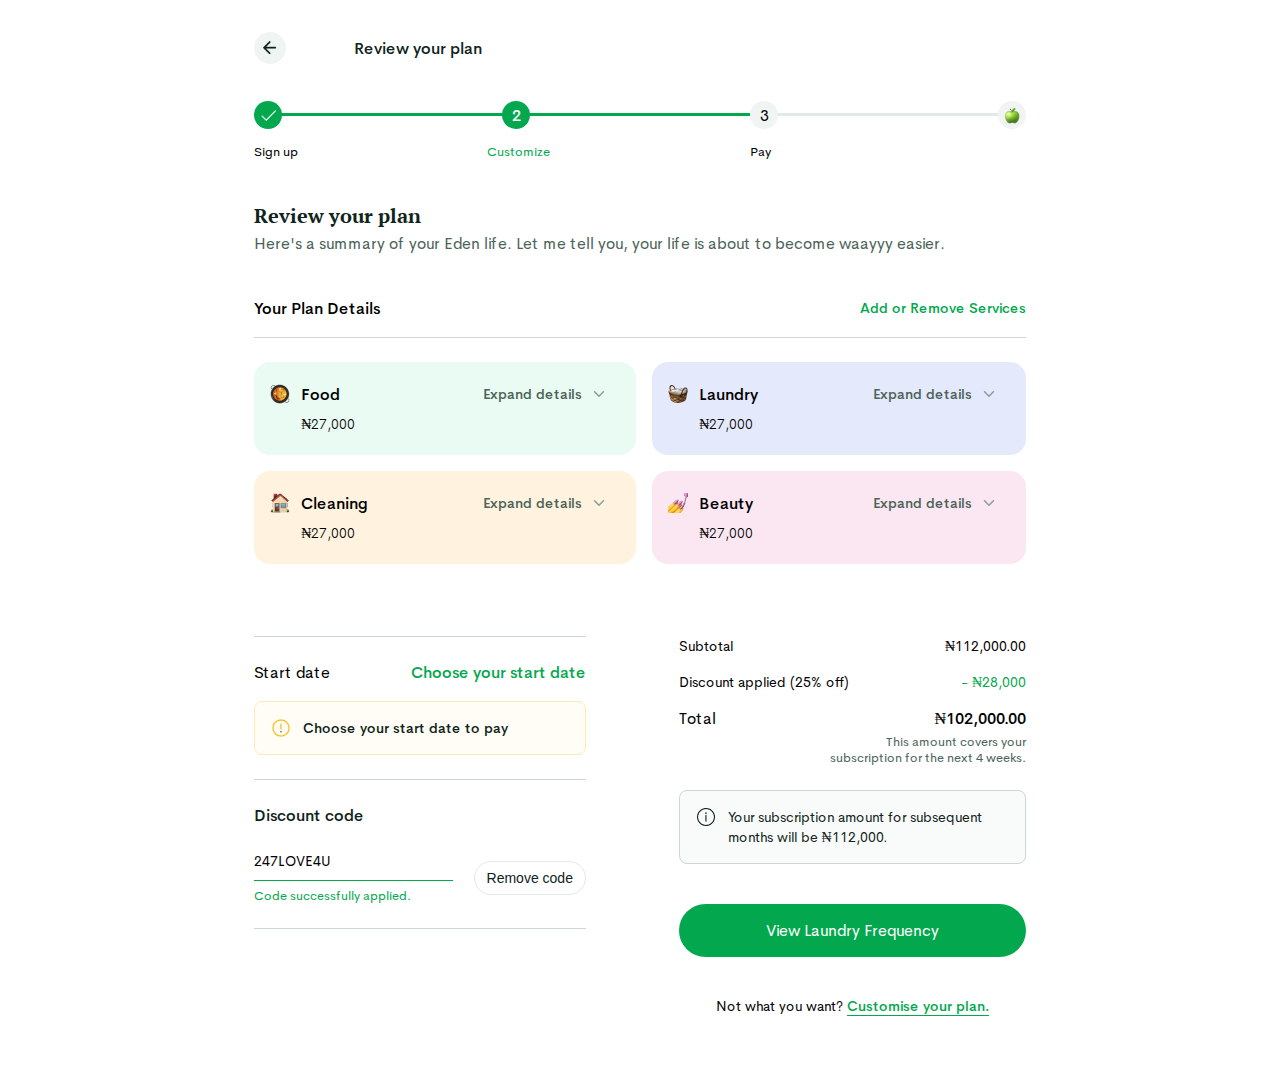
<file: index.html>
<!DOCTYPE html>
<html lang="en">
   <head>
        <meta charset="UTF-8">
        <meta name="viewport" content="width=device-width, initial-scale=1.0">
        <meta http-equiv="X-UA-Compatible" content="ie=edge" />
        <meta name="description" content="" /> 
        <link rel="stylesheet" href="./style.css" type="text/css"/>
        <title>Eden life</title> 
    </head>
    <body>
        <main id="home">
            <div class="home">
                <div class="top-wrap flex">
                    <button class="flex j-center back">
                        <img src="assets/icons/arrow-left.png" alt="" role="presentation" height="20" width="20"/>           
                    </button>
                    <p>Review your plan</p>
                </div>

                <ul class="home-timeline">
                    <li>
                        <span class="green-num">
                            <img src="assets/icons/check.svg" alt="Sign up completed" height="15" width="15"/>
                        </span><br>
                        <span class="text">Sign up</span>
                    </li>
                    <li>
                        <span class="green-num">2</span><br>
                        <span class="bold green-text text">Customize</span>
                    </li>
                    <li>
                        <span class="grey-num grey-num-3">3</span><br>
                        <span class="text">Pay</span>
                    </li>
                    <li>
                        <span class="grey-num grey-num-4">
                            <img src="assets/icons/apple.png" alt="" />
                        </span>
                    </li>
                </ul>

                <h1>Review your plan</h1>
                <p class="summary">Here's a summary of your Eden life. Let me tell you, your life is about to become waayyy easier. </p>
            
                <section aria-labelledby="plan-details">
                    <div class="flex j-between plan-details">
                        <h2 id="plan-details">Your Plan Details</h2>
                        <button>Add or Remove Services</button>
                    </div>

                    <div class="plan-wrapper">
                        <div class="plan green j-between">
                            <div>
                                <img src="assets/icons/food.png" alt="" role="presentation" />
                                <div>
                                    <p>Food</p>
                                    <p>₦27,000</p>
                                </div>
                            </div>

                            <button class="flex">Expand details
                                <img src="assets/icons/arrow-down.svg" alt="" role="presentation"/>
                            </button>
                        </div>
                        <div class="plan purple j-between">
                            <div>
                                <img src="assets/icons/laundry.png" alt="" role="presentation" />
                                <div>
                                    <p>Laundry</p>
                                    <p>₦27,000</p>
                                </div>
                            </div>

                            <button class="flex">Expand details
                                <img src="assets/icons/arrow-down.svg" alt="" role="presentation"/>
                            </button>
                        </div>
                        <div class="plan orange j-between">
                            <div>
                                <img src="assets/icons/cleaning.png" alt="" role="presentation" />
                                <div>
                                    <p>Cleaning</p>
                                    <p>₦27,000</p>
                                </div>
                            </div>

                            <button class="flex">Expand details
                                <img src="assets/icons/arrow-down.svg" alt="" role="presentation"/>
                            </button>
                        </div>
                        <div class="plan pink j-between">
                            <div>
                                <img src="assets/icons/beauty.png" alt="" role="presentation" />
                                <div>
                                    <p>Beauty</p>
                                    <p>₦27,000</p>
                                </div>
                            </div>

                            <button class="flex">Expand details
                                <img src="assets/icons/arrow-down.svg" alt="" role="presentation"/>
                            </button>
                        </div>
                    </div>
                </section>
                
                <div class="tablet-grid-1">
                    <div>
                        <section class="choose-date" aria-label="Choose your start date">
                            <div class="flex j-between choose-top">
                                <p>Start date</p>
                                <button>Choose your start date</button>
                            </div>
                        
                            <div class="alert-info flex">
                                <img src="assets/icons/alert.png" alt="" role="presentation" />
                                <p>Choose your start date to pay</p>
                            </div>
                        </section>

                        <section class="apply-discount" aria-label="apply-discount-code">
                            <h2 id="apply-discount-code">Discount code</h2>
                            <div class="j-between">
                                <div>
                                    <p>247LOVE4U</p>
                                    <p>Code successfully applied.</p>
                                </div>
                                <button>Remove code</button>
                            </div>
                        </section>
                    </div>
                        <section class="order-summary-wrap" aria-label="order summary">
                            <div class="order-summary">
                                <p class="flex j-between">
                                    <span>Subtotal</span>
                                    <span>₦112,000.00</span>
                                </p>
                                <p class="flex j-between">
                                    <span>Discount applied (25% off)</span>
                                    <span class="green-text">- ₦28,000</span>
                                </p>  
                                <p class="flex j-between total">
                                    <span>Total</span>
                                    <span class="bold">₦102,000.00</span>
                                </p>
                            </div> 
                            <p class="info">This amount covers your<br> subscription for the next 4 weeks.</p>    
                            
                            <div class="alert-info-dark">
                                <img src="assets/icons/alert-black.png" alt="" role="presentation" />
                                <p>Your subscription amount for subsequent months will be ₦112,000.</p>
                            </div>
                            <a class="view green-btn flex j-center" href="/profile-completed.html">View Laundry Frequency</a>

                            <p class="customize">Not what you want? <a class="green-text">Customise your plan.</a></p>
                        </section>
                </div>
            </div>
        </main>
        <script src="script.js"></script> 
    </body>
</html>
</file>
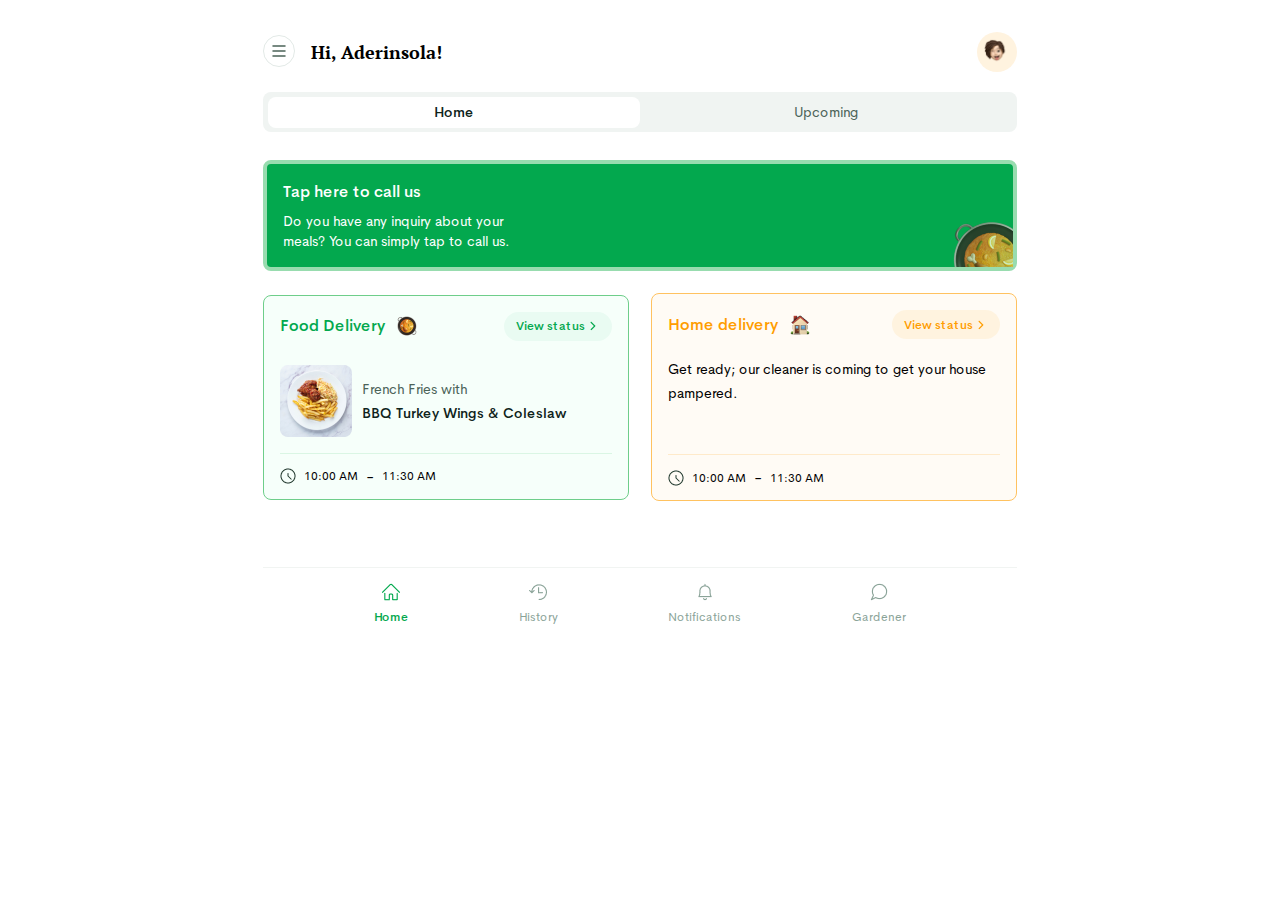
<file: home.html>
<!DOCTYPE html>
<html lang="en">
   <head>
        <meta charset="UTF-8">
        <meta name="viewport" content="width=device-width, initial-scale=1.0">
        <meta http-equiv="X-UA-Compatible" content="ie=edge" />
        <meta name="description" content="" /> 
        <link rel="stylesheet" href="./style.css" type="text/css"/>
        <title>Eden life</title> 
    </head>
    <body class="dashboard">
        <div class="dashboard-inner-wrapper">
            <heading>
                <div class="heading-top flex j-between">
                    <div class="flex">
                        <button>
                            <img src="assets/icons/hamburger.svg" alt="" role="presentation"/>
                        </button>
                        <h1>Hi, Aderinsola!</h1>
                    </div>
                    
                    <div class="avatar-wrap flex j-center">
                        <img src="assets/icons/avatar.png" alt="" role="presentation" width="30" height="30"/>
                    </div>
                </div>

                <div class="btn-wrapper">
                    <button class="active">Home</button>
                    <button>Upcoming</button>
                </div>
            </heading>
            <main>
                <section class="call-us" aria-labelledby="call-us">
                    <h2 id="call-us ">Tap here to call us</h2>
                    <p>Do you have any inquiry about your<br> meals? You can simply tap to call us.</p>
                    <img src="assets/images/food.png" alt="" role="presentation" />
                </section>
                <section class="food-and-cleaning" aria-labelled="your services">
                    <div class="food-delivery green box">
                        <div class="flex j-between">
                            <div class="flex">
                                <h2>Food Delivery</h2>
                                <img src="assets/icons/food.png" alt="" role="presentation" />
                            </div>
                            <button class="view-status flex bg-green view-food">View status
                                <img src="assets/icons/arrow-right-green.png" alt="" role="presentation" height="16" width="16"/>
                            </button>
                        </div>

                        <div class="flex food-details">
                            <img src="assets/images/food-on-tile.png" alt="French fries, BBQ turkey wings and coleslaw" />
                            <p>
                                <span>French Fries with</span><br>
                                <span>BBQ Turkey Wings & Coleslaw</span>
                            </p>
                        </div>
                        <p class="flex delivery">
                            <img src="assets/icons/clock.png" alt="" role="presentation" />
                            <time>10:00 AM</time> - <time> 11:30 AM</time>
                        </p>
                    </div>

                    <div class="cleaning orange box">
                        <div class="flex j-between">
                            <div class="flex">
                                <h2>Home delivery</h2>
                                <img src="assets/icons/cleaning.png" alt="" role="presentation" />
                            </div>
                            <button class="view-status flex bg-orange view-cleaning">View status
                                <img src="assets/icons/arrow-right-orange.png" alt="" role="presentation" height="16" width="16"/>
                            </button>
                        </div>

                        <p class="get-ready">Get ready; our cleaner is coming to get your house pampered.</p>
                        <p class="flex delivery orange-time">
                            <img src="assets/icons/clock.png" alt="" role="presentation" />
                            <time>10:00 AM</time> - <time> 11:30 AM</time>
                        </p>
                    </div>
                </section>
            </main>
            <nav>
                <ul>
                    <li>
                        <img src="assets/icons/nav-bar/Home.png" alt="" role="presentation" width="18" height="18"/>
                        <span class="green-text">Home</span>
                    </li>
                    <li>
                        <img src="assets/icons/nav-bar/History.png" alt="" role="presentation" width="18" height="18" />
                        <span>History</span>
                    </li>
                    <li>
                        <img src="assets/icons/nav-bar/notification-bell.png" alt="" role="presentation" width="18" height="18" />
                        <span>Notifications</span>
                    </li>
                    <li>
                        <img src="assets/icons/nav-bar/gardener.png" alt="" role="presentation" width="18" height="18" />
                        <span>Gardener</span>
                    </li>
                </ul>
            </nav> 
        </div>

        <!--MODALS--->
        <div class="overlay flex j-center food-overlay">
            <!--FOOD DELIVERY MODAL-->
            <div class="food-delivery-modal modal">
                <div class="flex j-between">
                    <p class="date">Mon, 08 Sep 2021</p>
                    <button class="flex j-center back close-food-btn">
                        <img src="assets/icons/close.png" alt="Close modal" />
                    </button>
                </div>

                <div class="flex order">
                    <img src="assets/icons/food-3.png" alt="" role="presentation" width="32" class="mr-2"/>
                    <div>
                        <p class="small-text">Order Status</p>
                        <p class="normal-text">Order has arrived</p>
                    </div>
                </div>

                <div class="address">
                    <p class="small-text">Delivery Address</p>
                    <p class="address-2">No 6B, Radiators Spring, Lightning Estate, Lagos, Nigeria.</p>
                </div>

               <div class="order-status half-done">
                    <p>
                        <span class="flex j-between">
                            <span class="normal-text">Order has arrived</span>
                            <time class="small-text">10:56 AM</time>
                        </span>
                        <span class="order-note">Your order has arrived at your location. Pick it up!</span>
                    </p>

                    <p>
                        <span class="flex j-between">
                            <span class="normal-text">Order on the way</span>
                            <time class="small-text">10:56 AM</time>
                        </span>
                        <span class="order-note">Your order has been dispatched and is on the way to you.</span>
                    </p>
               </div>
            </div>
        </div>

            <!--HOUSE CLEANING MODAL-->
        <div class="overlay flex j-center cleaning-overlay">
            <div class="cleaning-modal modal">
                <div class="flex j-between">
                    <p class="date">Mon, 08 Sep 2021</p>
                    <button class="flex j-center back close-cleaning-btn">
                        <img src="assets/icons/close.png" alt="Close modal" />
                    </button>
                </div>

                <div class="flex order">
                    <img src="assets/icons/cleaning-2.png" alt="" role="presentation" width="32" class="mr-2"/>
                    <div>
                        <p class="small-text">Order Status</p>
                        <p class="normal-text">Cleaning completed</p>
                    </div>
                </div>

                <div class="address">
                    <p class="small-text">Delivery Address</p>
                    <p class="address-2">No 6B, Radiators Spring, Lightning Estate, Lagos, Nigeria.</p>

                    <p class="small-text cleaner">Cleaner</p>
                    <p class="address-2">Kelechi Oguike</p>
                </div>


               <div class="order-status all-done">
                    <p>
                        <span class="flex j-between">
                            <span class="normal-text">Cleaning completed</span>
                            <time class="small-text">4:01 PM</time>
                        </span>
                        <span class="order-note green-text">Give feedback.</span>
                    </p>

                    <p>
                        <span class="flex j-between">
                            <span class="normal-text">Cleaning started</span>
                            <time class="small-text">2:35 PM</time>
                        </span>
                        <span class="order-note">Your cleaner has started cleaning.</span>
                    </p>

                    <p>
                        <span class="flex j-between">
                            <span class="normal-text">Cleaner has arrived</span>
                            <time class="small-text">2:26 PM</time>
                        </span>
                        <span class="order-note">Your cleaner has arrived at your location.</span>
                    </p>

                    <p>
                        <span class="flex j-between">
                            <span class="normal-text">Cleaner en route</span>
                            <time class="small-text">12:22 PM</time>
                        </span>
                        <span class="order-note">Your cleaner is on the way to your location!</span>
                    </p>
               </div>
            </div>
        </div>
        <script src="./script.js"></script> 
    </body>
</html>
</file>
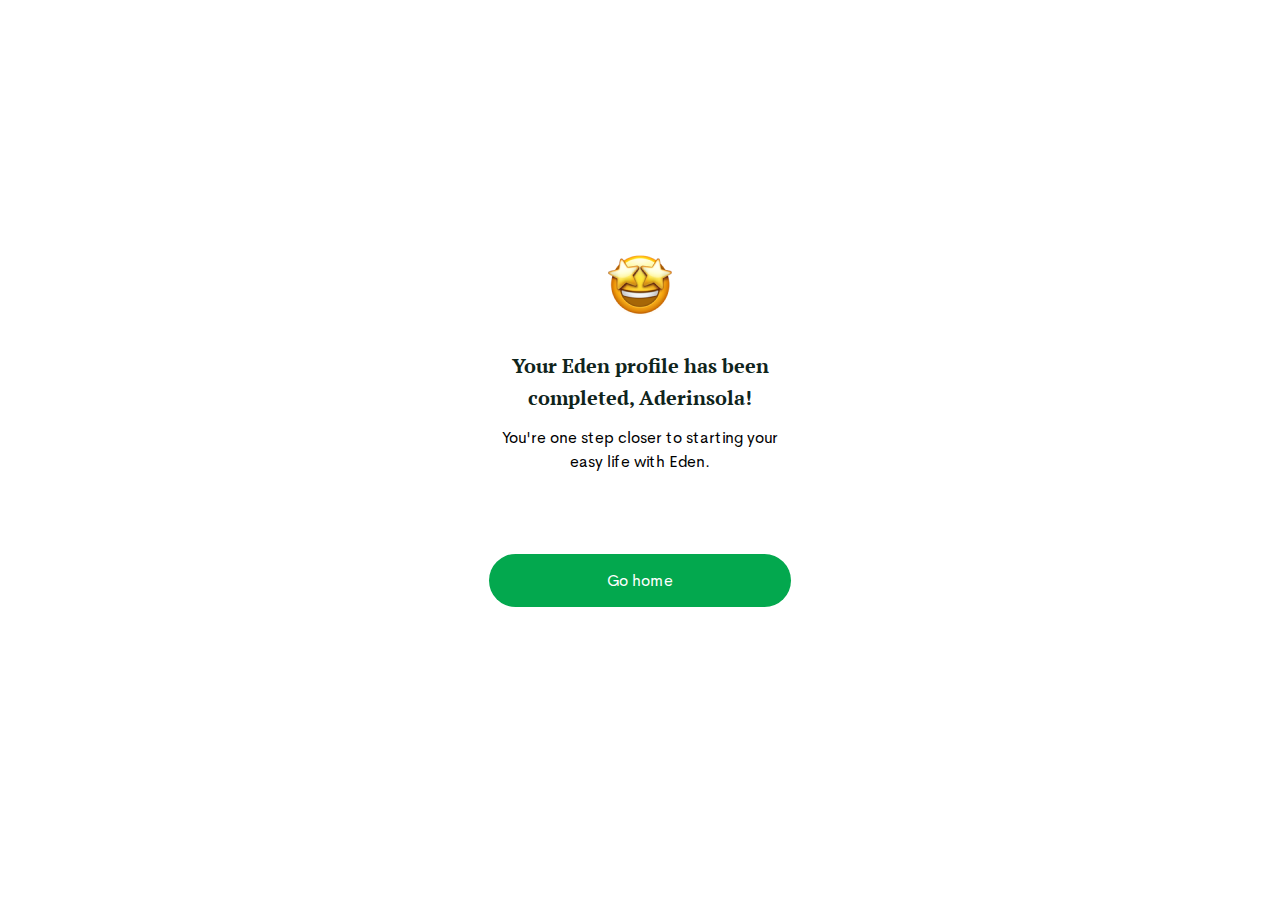
<file: profile-completed.html>
<!DOCTYPE html>
<html lang="en">
   <head>
        <meta charset="UTF-8">
        <meta name="viewport" content="width=device-width, initial-scale=1.0">
        <meta http-equiv="X-UA-Compatible" content="ie=edge" />
        <meta name="description" content="" /> 
        <link rel="stylesheet" href="./style.css" type="text/css"/>
        <title>Eden life</title> 
    </head>
    <body>
        <main class="profile-completed" aria-label="your eden profile is completed">
            <div class="confetti-wrap">
                <img src="assets/images/confetti-29.gif" alt="" role="presentation" class="confetti"/>
            </div>
           
            <div class="profile-inner">
                <img src="assets/icons/emoji.png" alt="" role="presentation" />
                <p class="title">Your Eden profile has been completed, Aderinsola!</p>
                <p class="sub-title">You're one step closer to starting your easy life with Eden.</p>
                <a class="green-btn go-home flex j-center" href="/home.html">Go home</a>
            </div>
        </main>
        <script src="./script.js"></script>
    </body>
</html>
</file>
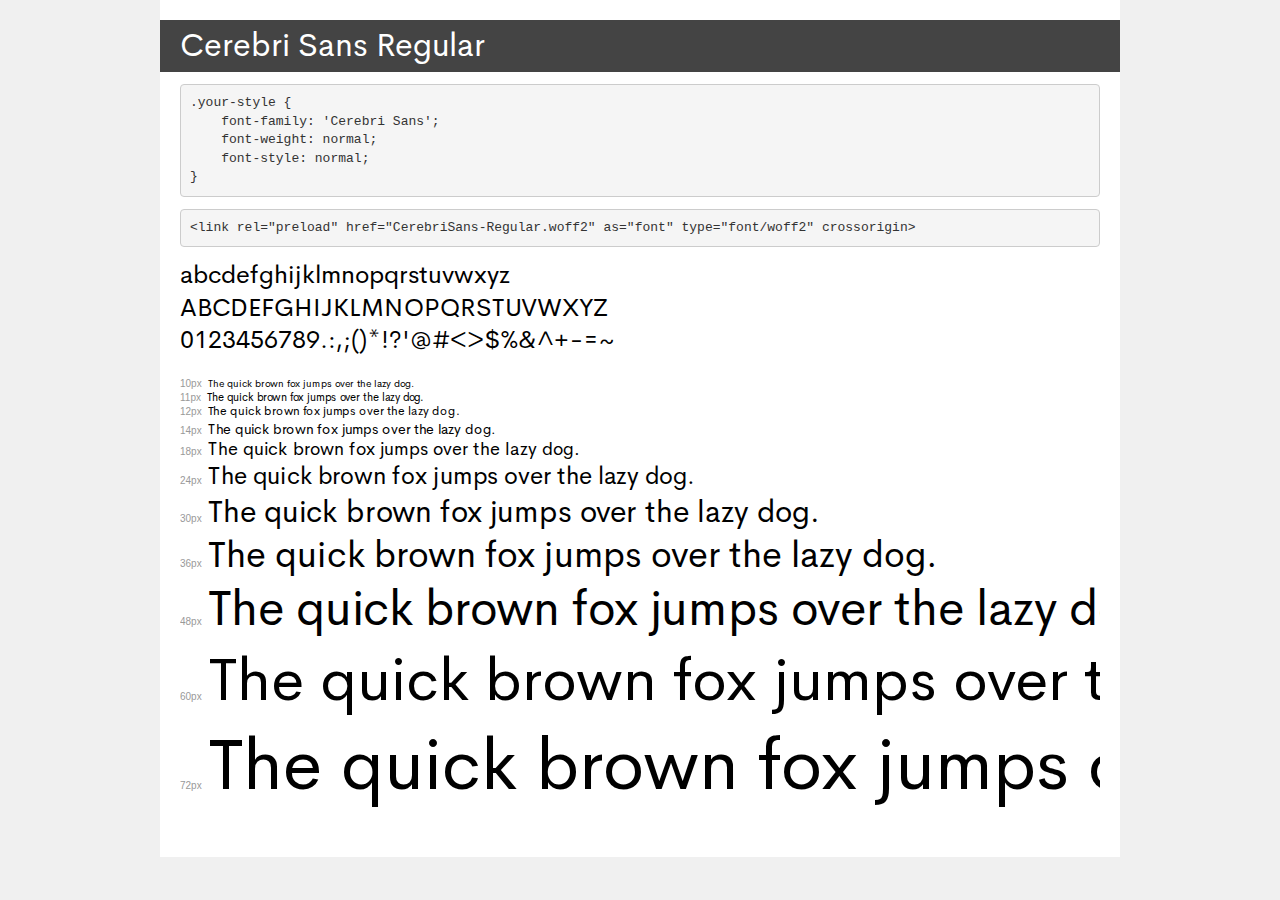
<file: assets/fonts/demo.html>
<!DOCTYPE html>
<html lang="en">
<head>
    <meta charset="utf-8">
    <meta http-equiv="X-UA-Compatible" content="IE=edge">
    <meta name="viewport" content="width=device-width, initial-scale=1">
    <meta name="robots" content="noindex, noarchive">
    <meta name="format-detection" content="telephone=no">
    <title>Transfonter demo</title>
    <link href="stylesheet.css" rel="stylesheet">
    <style>
        /*
        http://meyerweb.com/eric/tools/css/reset/
        v2.0 | 20110126
        License: none (public domain)
        */
        html, body, div, span, applet, object, iframe,
        h1, h2, h3, h4, h5, h6, p, blockquote, pre,
        a, abbr, acronym, address, big, cite, code,
        del, dfn, em, img, ins, kbd, q, s, samp,
        small, strike, strong, sub, sup, tt, var,
        b, u, i, center,
        dl, dt, dd, ol, ul, li,
        fieldset, form, label, legend,
        table, caption, tbody, tfoot, thead, tr, th, td,
        article, aside, canvas, details, embed,
        figure, figcaption, footer, header, hgroup,
        menu, nav, output, ruby, section, summary,
        time, mark, audio, video {
            margin: 0;
            padding: 0;
            border: 0;
            font-size: 100%;
            font: inherit;
            vertical-align: baseline;
        }
        /* HTML5 display-role reset for older browsers */
        article, aside, details, figcaption, figure,
        footer, header, hgroup, menu, nav, section {
            display: block;
        }
        body {
            line-height: 1;
        }
        ol, ul {
            list-style: none;
        }
        blockquote, q {
            quotes: none;
        }
        blockquote:before, blockquote:after,
        q:before, q:after {
            content: '';
            content: none;
        }
        table {
            border-collapse: collapse;
            border-spacing: 0;
        }
        /* demo styles */
        body {
            background: #f0f0f0;
            color: #000;
        }
        .page {
            background: #fff;
            width: 920px;
            margin: 0 auto;
            padding: 20px 20px 0 20px;
            overflow: hidden;
        }
        .font-container {
            overflow-x: auto;
            overflow-y: hidden;
            margin-bottom: 40px;
            line-height: 1.3;
            white-space: nowrap;
            padding-bottom: 5px;
        }
        h1 {
            position: relative;
            background: #444;
            font-size: 32px;
            color: #fff;
            padding: 10px 20px;
            margin: 0 -20px 12px -20px;
        }
        .letters {
            font-size: 25px;
            margin-bottom: 20px;
        }
        .s10:before {
            content: '10px';
        }
        .s11:before {
            content: '11px';
        }
        .s12:before {
            content: '12px';
        }
        .s14:before {
            content: '14px';
        }
        .s18:before {
            content: '18px';
        }
        .s24:before {
            content: '24px';
        }
        .s30:before {
            content: '30px';
        }
        .s36:before {
            content: '36px';
        }
        .s48:before {
            content: '48px';
        }
        .s60:before {
            content: '60px';
        }
        .s72:before {
            content: '72px';
        }
        .s10:before, .s11:before, .s12:before, .s14:before,
        .s18:before, .s24:before, .s30:before, .s36:before,
        .s48:before, .s60:before, .s72:before {
            font-family: Arial, sans-serif;
            font-size: 10px;
            font-weight: normal;
            font-style: normal;
            color: #999;
            padding-right: 6px;
        }
        pre {
            display: block;
            padding: 9px;
            margin: 0 0 12px;
            font-family: Monaco, Menlo, Consolas, "Courier New", monospace;
            font-size: 13px;
            line-height: 1.428571429;
            color: #333;
            font-weight: normal;
            font-style: normal;
            background-color: #f5f5f5;
            border: 1px solid #ccc;
            overflow-x: auto;
            border-radius: 4px;
        }
        /* responsive */
        @media (max-width: 959px) {
            .page {
                width: auto;
                margin: 0;
            }
        }
    </style>
</head>
<body>
<div class="page">
    <div class="demo">
        <h1 style="font-family: 'Cerebri Sans'; font-weight: normal; font-style: normal;">Cerebri Sans Regular</h1>
        <pre title="Usage">.your-style {
    font-family: 'Cerebri Sans';
    font-weight: normal;
    font-style: normal;
}</pre>
        <pre title="Preload (optional)">
&lt;link rel=&quot;preload&quot; href=&quot;CerebriSans-Regular.woff2&quot; as=&quot;font&quot; type=&quot;font/woff2&quot; crossorigin&gt;</pre>
        <div class="font-container" style="font-family: 'Cerebri Sans'; font-weight: normal; font-style: normal;">
            <p class="letters">
                abcdefghijklmnopqrstuvwxyz<br>
ABCDEFGHIJKLMNOPQRSTUVWXYZ<br>
                0123456789.:,;()*!?'@#&lt;&gt;$%&^+-=~
            </p>
            <p class="s10" style="font-size: 10px;">The quick brown fox jumps over the lazy dog.</p>
            <p class="s11" style="font-size: 11px;">The quick brown fox jumps over the lazy dog.</p>
            <p class="s12" style="font-size: 12px;">The quick brown fox jumps over the lazy dog.</p>
            <p class="s14" style="font-size: 14px;">The quick brown fox jumps over the lazy dog.</p>
            <p class="s18" style="font-size: 18px;">The quick brown fox jumps over the lazy dog.</p>
            <p class="s24" style="font-size: 24px;">The quick brown fox jumps over the lazy dog.</p>
            <p class="s30" style="font-size: 30px;">The quick brown fox jumps over the lazy dog.</p>
            <p class="s36" style="font-size: 36px;">The quick brown fox jumps over the lazy dog.</p>
            <p class="s48" style="font-size: 48px;">The quick brown fox jumps over the lazy dog.</p>
            <p class="s60" style="font-size: 60px;">The quick brown fox jumps over the lazy dog.</p>
            <p class="s72" style="font-size: 72px;">The quick brown fox jumps over the lazy dog.</p>
        </div>
    </div>

</div>
</body>
</html>
</file>
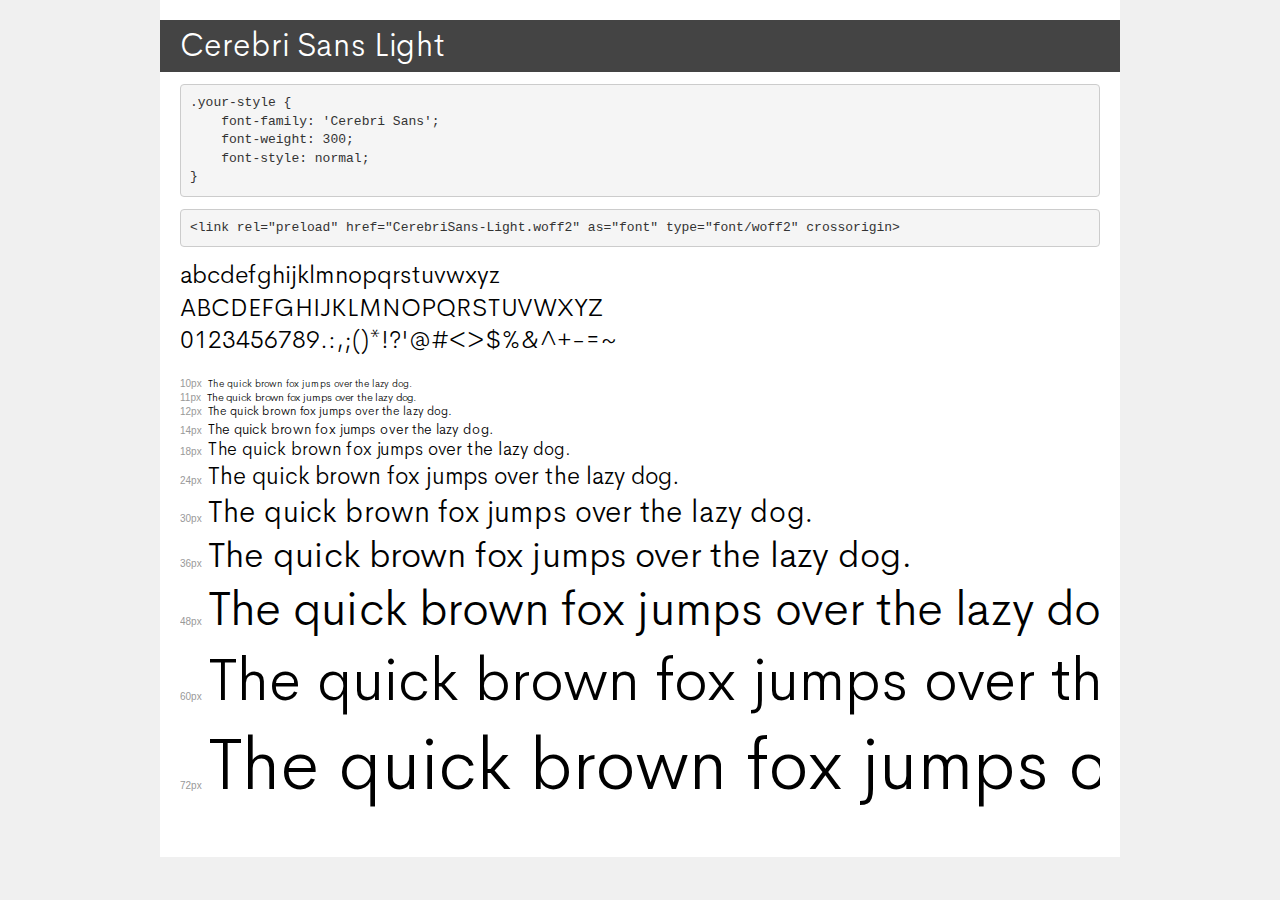
<file: assets/fonts/cerebri-light/demo.html>
<!DOCTYPE html>
<html lang="en">
<head>
    <meta charset="utf-8">
    <meta http-equiv="X-UA-Compatible" content="IE=edge">
    <meta name="viewport" content="width=device-width, initial-scale=1">
    <meta name="robots" content="noindex, noarchive">
    <meta name="format-detection" content="telephone=no">
    <title>Transfonter demo</title>
    <link href="stylesheet.css" rel="stylesheet">
    <style>
        /*
        http://meyerweb.com/eric/tools/css/reset/
        v2.0 | 20110126
        License: none (public domain)
        */
        html, body, div, span, applet, object, iframe,
        h1, h2, h3, h4, h5, h6, p, blockquote, pre,
        a, abbr, acronym, address, big, cite, code,
        del, dfn, em, img, ins, kbd, q, s, samp,
        small, strike, strong, sub, sup, tt, var,
        b, u, i, center,
        dl, dt, dd, ol, ul, li,
        fieldset, form, label, legend,
        table, caption, tbody, tfoot, thead, tr, th, td,
        article, aside, canvas, details, embed,
        figure, figcaption, footer, header, hgroup,
        menu, nav, output, ruby, section, summary,
        time, mark, audio, video {
            margin: 0;
            padding: 0;
            border: 0;
            font-size: 100%;
            font: inherit;
            vertical-align: baseline;
        }
        /* HTML5 display-role reset for older browsers */
        article, aside, details, figcaption, figure,
        footer, header, hgroup, menu, nav, section {
            display: block;
        }
        body {
            line-height: 1;
        }
        ol, ul {
            list-style: none;
        }
        blockquote, q {
            quotes: none;
        }
        blockquote:before, blockquote:after,
        q:before, q:after {
            content: '';
            content: none;
        }
        table {
            border-collapse: collapse;
            border-spacing: 0;
        }
        /* demo styles */
        body {
            background: #f0f0f0;
            color: #000;
        }
        .page {
            background: #fff;
            width: 920px;
            margin: 0 auto;
            padding: 20px 20px 0 20px;
            overflow: hidden;
        }
        .font-container {
            overflow-x: auto;
            overflow-y: hidden;
            margin-bottom: 40px;
            line-height: 1.3;
            white-space: nowrap;
            padding-bottom: 5px;
        }
        h1 {
            position: relative;
            background: #444;
            font-size: 32px;
            color: #fff;
            padding: 10px 20px;
            margin: 0 -20px 12px -20px;
        }
        .letters {
            font-size: 25px;
            margin-bottom: 20px;
        }
        .s10:before {
            content: '10px';
        }
        .s11:before {
            content: '11px';
        }
        .s12:before {
            content: '12px';
        }
        .s14:before {
            content: '14px';
        }
        .s18:before {
            content: '18px';
        }
        .s24:before {
            content: '24px';
        }
        .s30:before {
            content: '30px';
        }
        .s36:before {
            content: '36px';
        }
        .s48:before {
            content: '48px';
        }
        .s60:before {
            content: '60px';
        }
        .s72:before {
            content: '72px';
        }
        .s10:before, .s11:before, .s12:before, .s14:before,
        .s18:before, .s24:before, .s30:before, .s36:before,
        .s48:before, .s60:before, .s72:before {
            font-family: Arial, sans-serif;
            font-size: 10px;
            font-weight: normal;
            font-style: normal;
            color: #999;
            padding-right: 6px;
        }
        pre {
            display: block;
            padding: 9px;
            margin: 0 0 12px;
            font-family: Monaco, Menlo, Consolas, "Courier New", monospace;
            font-size: 13px;
            line-height: 1.428571429;
            color: #333;
            font-weight: normal;
            font-style: normal;
            background-color: #f5f5f5;
            border: 1px solid #ccc;
            overflow-x: auto;
            border-radius: 4px;
        }
        /* responsive */
        @media (max-width: 959px) {
            .page {
                width: auto;
                margin: 0;
            }
        }
    </style>
</head>
<body>
<div class="page">
    <div class="demo">
        <h1 style="font-family: 'Cerebri Sans'; font-weight: 300; font-style: normal;">Cerebri Sans Light</h1>
        <pre title="Usage">.your-style {
    font-family: 'Cerebri Sans';
    font-weight: 300;
    font-style: normal;
}</pre>
        <pre title="Preload (optional)">
&lt;link rel=&quot;preload&quot; href=&quot;CerebriSans-Light.woff2&quot; as=&quot;font&quot; type=&quot;font/woff2&quot; crossorigin&gt;</pre>
        <div class="font-container" style="font-family: 'Cerebri Sans'; font-weight: 300; font-style: normal;">
            <p class="letters">
                abcdefghijklmnopqrstuvwxyz<br>
ABCDEFGHIJKLMNOPQRSTUVWXYZ<br>
                0123456789.:,;()*!?'@#&lt;&gt;$%&^+-=~
            </p>
            <p class="s10" style="font-size: 10px;">The quick brown fox jumps over the lazy dog.</p>
            <p class="s11" style="font-size: 11px;">The quick brown fox jumps over the lazy dog.</p>
            <p class="s12" style="font-size: 12px;">The quick brown fox jumps over the lazy dog.</p>
            <p class="s14" style="font-size: 14px;">The quick brown fox jumps over the lazy dog.</p>
            <p class="s18" style="font-size: 18px;">The quick brown fox jumps over the lazy dog.</p>
            <p class="s24" style="font-size: 24px;">The quick brown fox jumps over the lazy dog.</p>
            <p class="s30" style="font-size: 30px;">The quick brown fox jumps over the lazy dog.</p>
            <p class="s36" style="font-size: 36px;">The quick brown fox jumps over the lazy dog.</p>
            <p class="s48" style="font-size: 48px;">The quick brown fox jumps over the lazy dog.</p>
            <p class="s60" style="font-size: 60px;">The quick brown fox jumps over the lazy dog.</p>
            <p class="s72" style="font-size: 72px;">The quick brown fox jumps over the lazy dog.</p>
        </div>
    </div>

</div>
</body>
</html>
</file>
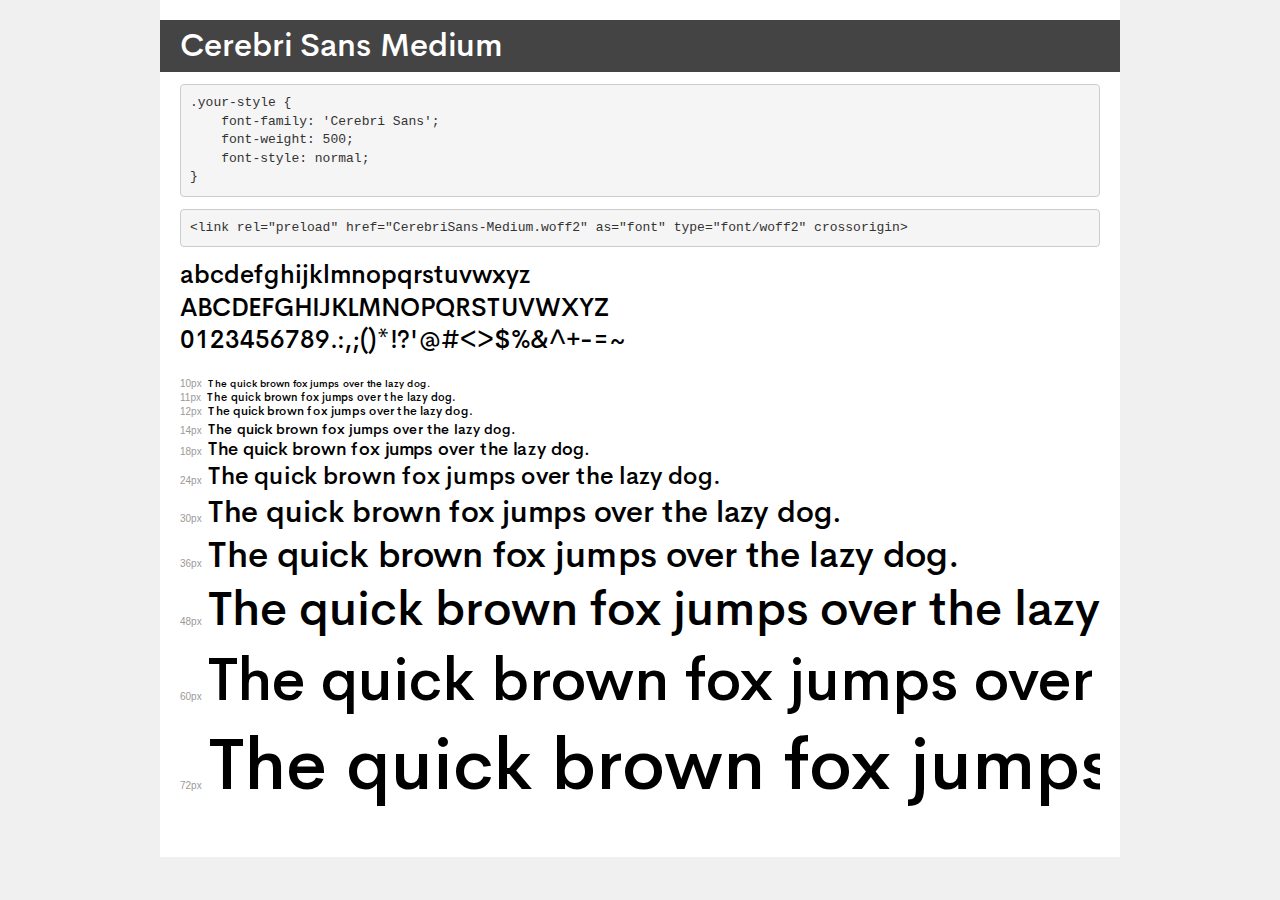
<file: assets/fonts/cerebri-medium/demo.html>
<!DOCTYPE html>
<html lang="en">
<head>
    <meta charset="utf-8">
    <meta http-equiv="X-UA-Compatible" content="IE=edge">
    <meta name="viewport" content="width=device-width, initial-scale=1">
    <meta name="robots" content="noindex, noarchive">
    <meta name="format-detection" content="telephone=no">
    <title>Transfonter demo</title>
    <link href="stylesheet.css" rel="stylesheet">
    <style>
        /*
        http://meyerweb.com/eric/tools/css/reset/
        v2.0 | 20110126
        License: none (public domain)
        */
        html, body, div, span, applet, object, iframe,
        h1, h2, h3, h4, h5, h6, p, blockquote, pre,
        a, abbr, acronym, address, big, cite, code,
        del, dfn, em, img, ins, kbd, q, s, samp,
        small, strike, strong, sub, sup, tt, var,
        b, u, i, center,
        dl, dt, dd, ol, ul, li,
        fieldset, form, label, legend,
        table, caption, tbody, tfoot, thead, tr, th, td,
        article, aside, canvas, details, embed,
        figure, figcaption, footer, header, hgroup,
        menu, nav, output, ruby, section, summary,
        time, mark, audio, video {
            margin: 0;
            padding: 0;
            border: 0;
            font-size: 100%;
            font: inherit;
            vertical-align: baseline;
        }
        /* HTML5 display-role reset for older browsers */
        article, aside, details, figcaption, figure,
        footer, header, hgroup, menu, nav, section {
            display: block;
        }
        body {
            line-height: 1;
        }
        ol, ul {
            list-style: none;
        }
        blockquote, q {
            quotes: none;
        }
        blockquote:before, blockquote:after,
        q:before, q:after {
            content: '';
            content: none;
        }
        table {
            border-collapse: collapse;
            border-spacing: 0;
        }
        /* demo styles */
        body {
            background: #f0f0f0;
            color: #000;
        }
        .page {
            background: #fff;
            width: 920px;
            margin: 0 auto;
            padding: 20px 20px 0 20px;
            overflow: hidden;
        }
        .font-container {
            overflow-x: auto;
            overflow-y: hidden;
            margin-bottom: 40px;
            line-height: 1.3;
            white-space: nowrap;
            padding-bottom: 5px;
        }
        h1 {
            position: relative;
            background: #444;
            font-size: 32px;
            color: #fff;
            padding: 10px 20px;
            margin: 0 -20px 12px -20px;
        }
        .letters {
            font-size: 25px;
            margin-bottom: 20px;
        }
        .s10:before {
            content: '10px';
        }
        .s11:before {
            content: '11px';
        }
        .s12:before {
            content: '12px';
        }
        .s14:before {
            content: '14px';
        }
        .s18:before {
            content: '18px';
        }
        .s24:before {
            content: '24px';
        }
        .s30:before {
            content: '30px';
        }
        .s36:before {
            content: '36px';
        }
        .s48:before {
            content: '48px';
        }
        .s60:before {
            content: '60px';
        }
        .s72:before {
            content: '72px';
        }
        .s10:before, .s11:before, .s12:before, .s14:before,
        .s18:before, .s24:before, .s30:before, .s36:before,
        .s48:before, .s60:before, .s72:before {
            font-family: Arial, sans-serif;
            font-size: 10px;
            font-weight: normal;
            font-style: normal;
            color: #999;
            padding-right: 6px;
        }
        pre {
            display: block;
            padding: 9px;
            margin: 0 0 12px;
            font-family: Monaco, Menlo, Consolas, "Courier New", monospace;
            font-size: 13px;
            line-height: 1.428571429;
            color: #333;
            font-weight: normal;
            font-style: normal;
            background-color: #f5f5f5;
            border: 1px solid #ccc;
            overflow-x: auto;
            border-radius: 4px;
        }
        /* responsive */
        @media (max-width: 959px) {
            .page {
                width: auto;
                margin: 0;
            }
        }
    </style>
</head>
<body>
<div class="page">
    <div class="demo">
        <h1 style="font-family: 'Cerebri Sans'; font-weight: 500; font-style: normal;">Cerebri Sans Medium</h1>
        <pre title="Usage">.your-style {
    font-family: 'Cerebri Sans';
    font-weight: 500;
    font-style: normal;
}</pre>
        <pre title="Preload (optional)">
&lt;link rel=&quot;preload&quot; href=&quot;CerebriSans-Medium.woff2&quot; as=&quot;font&quot; type=&quot;font/woff2&quot; crossorigin&gt;</pre>
        <div class="font-container" style="font-family: 'Cerebri Sans'; font-weight: 500; font-style: normal;">
            <p class="letters">
                abcdefghijklmnopqrstuvwxyz<br>
ABCDEFGHIJKLMNOPQRSTUVWXYZ<br>
                0123456789.:,;()*!?'@#&lt;&gt;$%&^+-=~
            </p>
            <p class="s10" style="font-size: 10px;">The quick brown fox jumps over the lazy dog.</p>
            <p class="s11" style="font-size: 11px;">The quick brown fox jumps over the lazy dog.</p>
            <p class="s12" style="font-size: 12px;">The quick brown fox jumps over the lazy dog.</p>
            <p class="s14" style="font-size: 14px;">The quick brown fox jumps over the lazy dog.</p>
            <p class="s18" style="font-size: 18px;">The quick brown fox jumps over the lazy dog.</p>
            <p class="s24" style="font-size: 24px;">The quick brown fox jumps over the lazy dog.</p>
            <p class="s30" style="font-size: 30px;">The quick brown fox jumps over the lazy dog.</p>
            <p class="s36" style="font-size: 36px;">The quick brown fox jumps over the lazy dog.</p>
            <p class="s48" style="font-size: 48px;">The quick brown fox jumps over the lazy dog.</p>
            <p class="s60" style="font-size: 60px;">The quick brown fox jumps over the lazy dog.</p>
            <p class="s72" style="font-size: 72px;">The quick brown fox jumps over the lazy dog.</p>
        </div>
    </div>

</div>
</body>
</html>
</file>
<file: style.css>
@import url('https://fonts.googleapis.com/css2?family=PT+Serif:ital,wght@0,400;0,700;1,400;1,700&family=Poppins:wght@300;400;500;600;700&display=swap');
*{
    margin: 0;
    padding: 0;
    box-sizing: border-box;
}


@font-face {
    font-family: 'Cerebri Sans';
    src: url('assets/fonts/cerebri-regular/CerebriSans-Regular.woff2') format('woff2'),
        url('assets/fonts/cerebri-regular/CerebriSans-Regular.woff') format('woff');
    font-weight: normal;
    font-style: normal;
    font-display: swap;
}

@font-face {
    font-family: 'Cerebri Sans';
    src: url('assets/fonts/cerebri-medium/CerebriSans-Medium.woff2') format('woff2'),
        url('assets/fonts/cerebri-medium/CerebriSans-Medium.woff') format('woff');
    font-weight: 500;
    font-style: normal;
    font-display: swap;
}

@font-face {
    font-family: 'Cerebri Sans';
    src: url('assets/fonts/cerebri-light/CerebriSans-Light.woff2') format('woff2'),
        url('assets/fonts/cerebri-light/CerebriSans-Light.woff') format('woff');
    font-weight: 300;
    font-style: normal;
    font-display: swap;
}


:root {
    --grey-1: #F0F4F2;
    --grey-2: #CBD8D2;
    --grey-3: #E2E9E6;
    --grey-4: #F9FBFA;
    --grey-5: #1D352A;
    --black-1: #4B6358;
    --black-2: #0F241B;
    --green: #14B757;
    --green-1: #03A84E;
    --yellow: #FFEBB2;
    --light-green: #E9FBF2;
    --light-green-2: #F6FFFA;
    --light-purple: #E5E9FC;
    --light-orange: #FFF3DF;
    --light-pink: #FBE7F2;
    --light-yellow: #FFFDF5;
    --green-quaternary: #98DCAF;
    --pry-font: 'Cerebri Sans', serif;
    --sec-font: 'PT Serif', serif;
}

.flex {
    display: flex;
    align-items: center;
}

.j-center {
    justify-content: center;
}

.j-between {
    justify-content: space-between;
}

button {
    cursor: pointer;
    outline: 0;
    border: 0;
    background-color: transparent;
}

body.dashboard {
    padding: 2rem 1.5rem 0;
}

body {
    font-family: var(--pry-font);
}

.back {
    background-color: var(--grey-1);
    height: 32px;
    width: 32px;
    border-radius: 50px;
    margin-right: 4.25rem;
}

.top-wrap p{
    text-align: center;
    font-weight: 500;
}

.home {
    padding: 2rem 1.5rem 0;
}

.home h1,
.top-wrap p {
    color: var(--black-2);
}

.home h1 {
    font-family: var(--sec-font);
    font-size: 1.25rem;
    font-weight: 700;
    line-height: 2rem;
}

.apply-discount h2,
.plan-details h2,
.plan-details button,
.choose-top button,
.plan p:nth-child(1),
.plan button,
.alert-info p {
    font-family: var(--pry-font);
    font-weight: 500;
}

.summary {
    line-height: 1.5rem;
    color: var(--black-1);
}

.plan-details h2{
    font-size: 1rem;
}

.plan-details button {
    color: var(--green-1);
    font-size: 0.875rem;
}

.plan-details {
    border-bottom: 1px solid var(--grey-2);
    padding-bottom: 1.125rem;
    margin: 2.6rem 0 1.5rem
}

.plan {
    border-radius: 1rem;
    padding: 1.4rem 1rem;
}

.plan,
.plan >div {
    display: flex;
    align-items: flex-start;
}

.plan img { 
    margin-right: 0.7rem;
}

.plan p:nth-child(1) {
    margin-bottom : .6rem;
}

.plan p:nth-child(2) {
    font-weight: 300;
    font-size: 0.875rem;
}

.plan button {
    font-size: 0.875rem;
    color: var(--black-1);
    column-gap: .4rem;
}

.green {
    background-color: var(--light-green);
}

.plan-wrapper {
    width: 100%;
    flex-direction: column;
    display: flex;
    gap: 1.5rem;
}

.purple {
    background-color: var(--light-purple);
}

.orange {
    background-color: var(--light-orange);
}

.pink {
    background-color: var(--light-pink);
}

.choose-date {
    margin: 1.5rem 0;
    padding: 1.5rem 0;
    border-bottom: 1px solid var(--grey-2);
    border-top: 1px solid var(--grey-2);
}

.choose-top p{
    font-weight: 400;
}

.choose-top p,
.choose-top button {
    line-height: 1.5rem;
}

.choose-top button{
   color: var(--green-1);
   font-size: 1rem;
}

.alert-info {
    background-color: var(--light-yellow);
    border: 1px solid var(--yellow);
    margin-top: 1rem;
}

.alert-info,
.alert-info-dark {
    column-gap: 0.75rem;
    padding: 1rem;
    border-radius: 0.5rem;
}

.alert-info-dark {
    background-color: var(--grey-4);
    border: 1px solid var(--grey-2);
    margin: 1.5rem 0 2.5rem;
    display: flex;
    align-items: flex-start;
}

.alert-info-dark p {
    line-height: 1.25rem;
}

.alert-info-dark p,
.alert-info p {
    font-size: 0.875rem;
    color: var(--black-2);
}

.apply-discount h2 {
    color: var(--black-2);
    font-size: 1rem;
    line-height: 1.5rem;
}

.apply-discount p:nth-child(1) {
    font-size: 0.875rem;
    font-weight: 400;
}
.apply-discount {
    border-bottom: 1px solid var(--grey-2);
}

.apply-discount p:nth-child(2) {
    color: var(--green-1);
    font-size: 0.8rem;
    border-top: 1.5px solid var(--green-1);
    padding-top: 0.4rem;
    margin-top: 0.625rem;
}

.apply-discount >div {
    margin: 1.5rem 0;
    display: grid;
    grid-template-columns: 60% auto;
    align-items: center;
    column-gap: 1rem;
}

.apply-discount button{
    border: 1px solid var(--grey-3);
    border-radius: 2rem;
    padding: 0.5rem 0.75rem;
    color: #0F241B;
    font-size: 0.875rem; 
}

.green-text {
    color: var(--green-1);
}

.order-summary {
    display: flex;
    flex-direction: column;
    gap: 1rem;
    margin-top: 1.5rem;
}

.order-summary p:not(.total) {
    font-size: 0.875rem;
    line-height: 1.25rem;
}

.total .bold {
    font-weight: 500;
}

.order-summary-wrap .info {
    text-align: right;
    font-size: 0.8rem;
    color: var(--black-1);
    margin-top: .3rem;
}

.green-btn {
    width: 100%;
    border-radius: 2rem;
    background-color: var(--green-1);
    color: #fff;
    padding: 1rem 0;
    font-size: 1rem;
    font-family: var(--pry-font);
}

a.green-btn {
    //border: 0;
    text-decoration: none;
}

.customize {
    text-align: center;
    font-size: 0.875rem;
    margin: 2.5rem 0 1.7rem;
}

.customize a {
    border-bottom: 1px solid var(--green-1);
    font-weight: 500;
}

.confetti-wrap {
    height: 254px;
}

.confetti {
    width: 100%;
    height: 254px;
    object-fit: contain;
}

.profile-inner img,
nav ul img{
    display: block;
    margin: auto;
}

.profile-inner {
    padding: 0 1.5rem 3rem;
    max-width: 350px;
    margin: auto;
}

.profile-completed .title {
    font-family: var(--sec-font);
    font-size: 1.25rem;
    font-weight: 700;
    color: var(--black-2);
    line-height: 2rem;
    margin-top: 2rem;
}

.profile-completed p {
    text-align: center;
}

.profile-completed .sub-title {
    color: var(--gray-5);
    line-height: 1.5rem;
    margin: 0.75rem 0 5rem;
}

.heading-top h1 {
    font-family: var(--sec-font);
    font-size: 1.125rem;
    font-weight: 700;
    line-height: 1.75rem;
}

.avatar-wrap {
    background-color: var(--light-orange);
    height: 2.5rem;
    width: 2.5rem;
    border-radius: 2rem;
}

.heading-top button {
    margin-right: 1rem;
}

.btn-wrapper {
    background-color: var(--grey-1);
    display: grid;
    grid-template-columns: 50% 50%;
    padding: .3rem;
    margin: 1.25rem 0 1.75rem;
}

.btn-wrapper,
.btn-wrapper button {
    border-radius: 0.5rem;
}

.btn-wrapper button {
    font-size: 0.875rem;
    font-family: var(--pry-font);
    padding: .4rem;
}

.btn-wrapper .active {
    background-color: #fff;
    font-weight: 500;
    color: var(--black-2);
}

.btn-wrapper button:not(.active) {
    color: var(--black-1);
}

.call-us {
    background-color: var(--green-1);
    border-radius: 0.5rem;
    border: 4px solid var(--green-quaternary);
    padding: 1rem;
}

.call-us h2 {
    font-size: 1rem;
    font-weight: 500;
    line-height: 1.5rem;
    margin-bottom: 0.4rem; 
}

.call-us {
    color: #fff;
    position: relative;
}

.call-us p {
    font-size: 0.875rem;
    font-weight: 400;
    line-height: 1.25rem; 
}

.call-us img {
    position: absolute;
    bottom: 0;
    right: 0;
}

.food-delivery.green {
    border: 1px solid #6ECE8A;
    margin: 1.5rem 0;
    background-color: var(--light-green-2);
}

.cleaning.orange {
    border: 1px solid #FFC260;
    background-color:  #FFFBF5;
}

.cleaning h2 {
    color: #FF9D00;
}

.box {
    border-radius: 0.5rem;
    padding: 1rem 1rem 0 1rem;
}

.box h2 {
    font-size: 1rem;
    font-weight: 500;
    line-height: 1.5rem;
    margin-right: 0.75rem;
}

.food-delivery.green h2 {
    color: var(--green-1);
}

.view-status {
    border-radius: 2rem;
    font-size: 0.75rem;
    font-weight: 500;
    line-height: 1rem;
    padding: .4rem .7rem;
    font-family: var(--pry-font);
}

.view-status.bg-green {
    background-color: var(--light-green);
    color: var(--green-1);
}

.view-status.bg-orange {
    color: #FF9D00;
    background-color: var(--light-orange);
}

.food-details {
    column-gap: 0.625rem;
    margin: 1.5rem 0 1rem;
}

.food-details p,
.get-ready {
    font-size: 0.875rem;
    line-height: 1.5rem; 
}

.food-details span:nth-child(1) {
    font-weight: 400;
    color: var(--black-1);
}

.food-details span:nth-child(3) {
    font-weight: 500;
    color: var(--black-2);
}

.delivery {
    column-gap: 0.5rem;
    border-top: 1px solid rgba(189, 238, 205, 0.50);
    padding: 0.75rem 0;
}

.delivery time {
    color: var(--greys-5);
    font-size: 0.75rem;
    font-weight: 400;
    line-height: 1rem;  
}

.orange-time {
    border-top: 1px solid rgba(255, 218, 159, 0.50);
}

.get-ready {
    color: #000;
    font-weight: 400;
    padding: 1.125rem 0 1rem;
}

nav ul {
    list-style-type: none;
    display: flex;
    justify-content: space-between;
    margin-top: 2.7rem;
    padding: 0.7rem 0 2rem;
    box-shadow: 0px 1px 0px 0px #F1F4F2 inset;
}

nav ul .green-text {
    font-weight: 500;
}

nav ul span {
    text-align: center;
    font-size: 12px;
    font-weight: 400;
    line-height: 1rem;
    padding-top: .5rem;
    display: flex;
}

nav ul span:not(.green-text) {
    color: #8AA398;
}

.overlay {
    background: rgba(0, 0, 0, 0.3);
    position: fixed;
    top: 0;
    right: 0;
    bottom: 0;
    left: 0;
    display: none;
}

.food-delivery-modal {
    padding-bottom: 9rem !important;
}

.modal {
    z-index: 10;
    background-color: #fff;
    border-radius: 1rem;
    padding: 1.25rem;
    margin: 0 1rem;
}

@keyframes modalActive {
    from {transform: scale(0.5)}
    to {transform: scale(1)}
}
  
.modal.active {
    animation-name: modalActive;
    animation-duration: 0.2s;
}

.modal .date,
.small-text {
    color: var(--black-1);
    font-size: 12px;
    font-weight: 400;
    line-height: 1rem;
}

.modal .back {
    margin-right: 0;
}

.mr-2 {
    margin-right: 0.5rem;
}

.normal-text {
    color: var(--black-2);
    font-weight: 500;
    line-height: 1.5rem;
}

.order {
    margin: 1.5rem 0 1.25rem;
}

.order-status {
    margin: 2rem 0 0 0;
    display: flex;
    flex-direction: column;
    row-gap: 2rem;
}

.modal .address {
    border-radius: 8px;
    border: 1px dashed var(--grey-2);
    padding: 0.75rem 0;
}

.modal .address p {
    padding-left: 0.75rem;
    padding-right: 0.75rem;
}

.address-2,
.order-note {
    font-size: 0.875rem;
    font-weight: 400;
    line-height: 1.25rem;
    
 }

.address-2 {
    color: var(--black-2);
    padding-top: .5rem;
}

.order-note {
    color: var(--black-1);
    display: flex;
    padding-top: .3rem;
}

.cleaner {
    border-top: 1px dashed var(--grey-2);
    padding-top: 12px;
    margin-top: 12px;
}

.cleaning-modal {
    max-height: 520px;
    overflow-y: scroll;
}

/* width */
::-webkit-scrollbar {
    width: 5px;
    padding: 1rem;
  }
  
  /* Track */
  ::-webkit-scrollbar-track {
    background: #f1f1f1;
  }
  
  /* Handle */
  ::-webkit-scrollbar-thumb {
    background: var(--green-quaternary);
  }
  
  /* Handle on hover */
  ::-webkit-scrollbar-thumb:hover {
    background: var(--green);
  }

.all-done p,
.half-done p {
    position: relative;
    padding-left: 1.6rem;
}

.all-done p::before,
.half-done p:nth-child(1)::before,
.half-done p:nth-child(2):before,
.all-done p:not(:last-child)::after,
.half-done p:nth-child(1):after {
    content: "";
    position: absolute;
}

.all-done p::before,
.half-done p:nth-child(2):before {
    top: 5px;
    left: 0;
    transform: rotate(45deg);
    height: 14px;
    width: 7px;
    border-bottom: 2.3px solid var(--green);
    border-right: 2.3px solid var(--green);
  }

  .half-done p:nth-child(1)::before{
    width: 8px;
    height: 8px;
    background: white;
    border-radius: 999px;
    border: 5px solid var(--green-1);
    top: 5px;
    left: -6px;
  }

.all-done p:not(:last-child)::after,
.half-done p:nth-child(1):after {
    display: block;
    width: 0px;
    height: 37px;
    top: 35px;
    left: 0;
    border: 0.1px dashed #6ECE8A;
}

ul.home-timeline {
    display: flex;
    list-style-type: none;
    align-items: flex-start; 
    justify-content: space-between; 
    padding: 37px 0 40px; 
}

ul.home-timeline span:nth-child(1){
    display: flex;
    justify-content: center;
    align-items: center;
    border-radius: 2rem;
    height: 28px;
    width: 28px;
}

ul.home-timeline .green-num{
    background-color: var(--green-1);
    color: #fff;
}

ul.home-timeline .grey-num{
    background-color: #F0F4F2;
}

ul.home-timeline .green-num,
ul.home-timeline .grey-num
.bold {
    font-weight: 500;
}

ul.home-timeline .text{
    font-size: 13px;
    margin-top: -7px;
    display: flex;
}

ul.home-timeline .green-text {
    position: relative;
    right: 15px;
}

ul.home-timeline li:not(:last-child) {
    width: 100%;
    position: relative;
}

ul.home-timeline li:nth-child(1)::after,
ul.home-timeline li:nth-child(2)::after,
ul.home-timeline li:nth-child(3)::after {
    content: '';
    position: absolute;
    display: block;
    height: 3px;
    z-index: -1;
    left: 0;
    width: 100%;
    top: 12px;
    right: 50%;
}

ul.home-timeline li:nth-child(1)::after,
ul.home-timeline li:nth-child(2)::after {
    background-color: var(--green-1);
}

ul.home-timeline li:nth-child(3)::after {
    background-color: var(--grey-3);
}

@media only screen and (min-width: 600px) {
    .home,
    .dashboard-inner-wrapper {
        padding: 2rem 15% 0;
    }

    .home {
        max-width: 900px;
        margin: 0 auto;
    }   
}

@media only screen and (min-width: 760px) {
    .home {
        padding: 2rem 5% 0;
    }

    .plan-wrapper {
        display: grid;
        grid-template-columns: auto auto;
        gap: 1rem;
    }

    .plan-wrapper,
    .tablet-grid-1,
    .food-and-cleaning {
        display: grid;
    }

    .tablet-grid-1 {
        margin: 3rem 0;
        grid-template-columns: 43% 45%;
        justify-content: space-between;
    }

    .dashboard-inner-wrapper {
        padding: 0 10%;
        max-width: 1000px;
        margin: auto;
    }

    .food-and-cleaning {
        align-items: center;
        grid-template-columns: 48.5% 48.5%;
        justify-content: space-between;
    }

    .get-ready {
        margin-bottom: 10%;
    }

    nav ul {
        justify-content: space-evenly;
        padding-top: 1rem;
    }
}

@media only screen and (min-width: 1000px) {
    .cleaning-modal {
        max-height: inherit;
        overflow-y: unset;
    }
}
</file>
<file: assets/fonts/stylesheet.css>
@font-face {
    font-family: 'Cerebri Sans';
    src: url('CerebriSans-Regular.woff2') format('woff2'),
        url('CerebriSans-Regular.woff') format('woff');
    font-weight: normal;
    font-style: normal;
    font-display: swap;
}
</file>
<file: assets/fonts/cerebri-light/stylesheet.css>
@font-face {
    font-family: 'Cerebri Sans';
    src: url('CerebriSans-Light.woff2') format('woff2'),
        url('CerebriSans-Light.woff') format('woff');
    font-weight: 300;
    font-style: normal;
    font-display: swap;
}
</file>
<file: assets/fonts/cerebri-medium/stylesheet.css>
@font-face {
    font-family: 'Cerebri Sans';
    src: url('CerebriSans-Medium.woff2') format('woff2'),
        url('CerebriSans-Medium.woff') format('woff');
    font-weight: 500;
    font-style: normal;
    font-display: swap;
}
</file>
